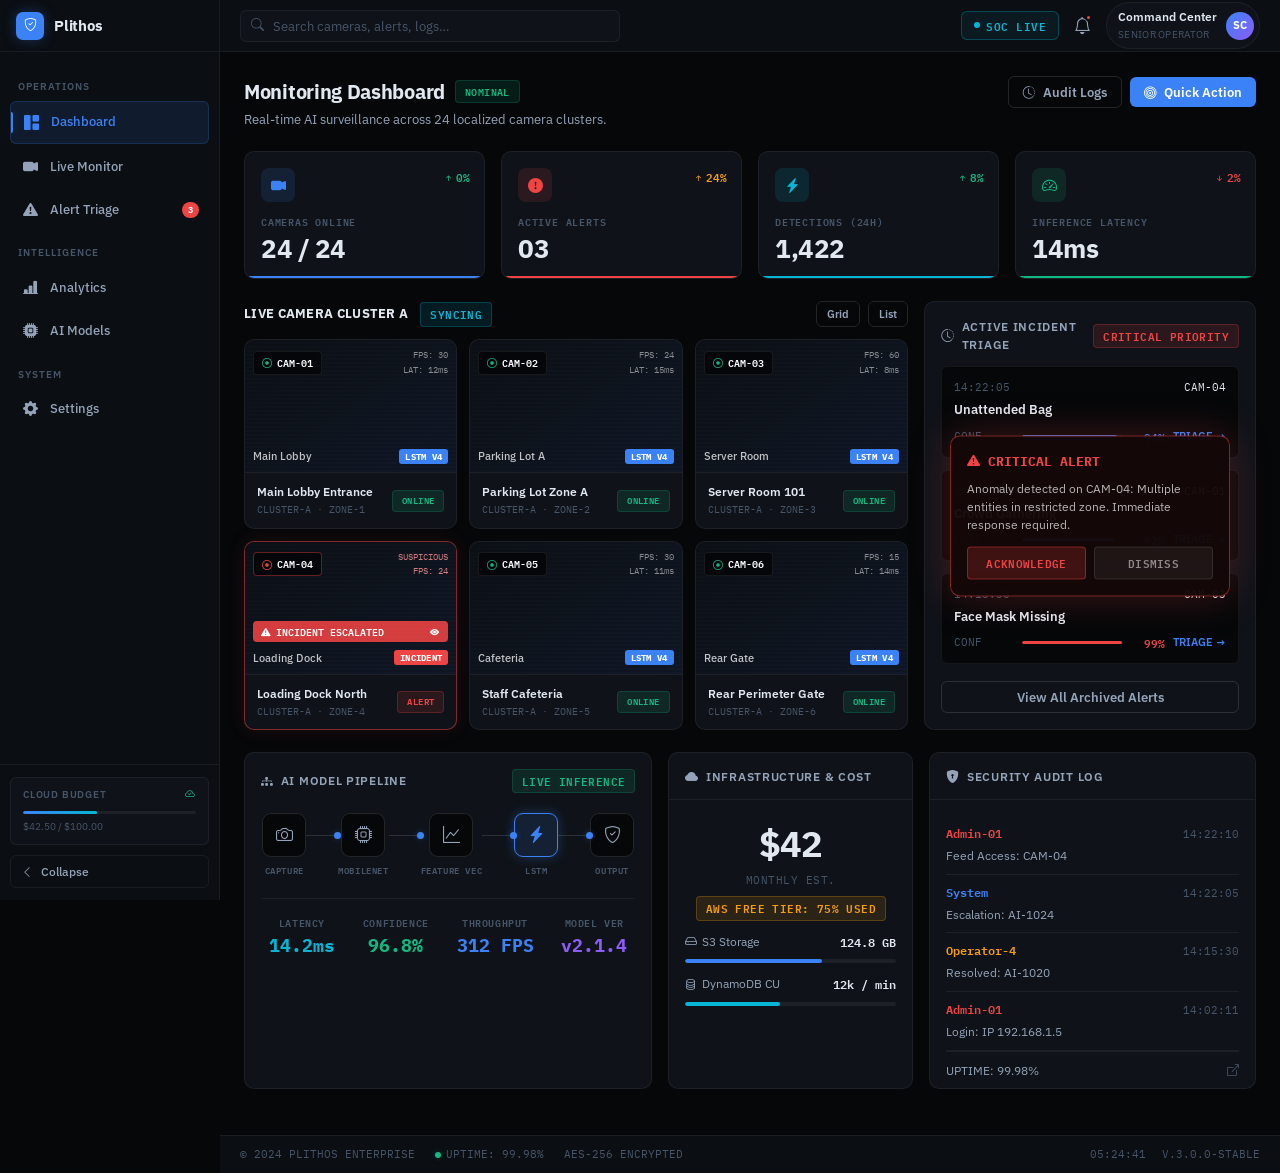
<file: index.html>
<!DOCTYPE html>
<html lang="en">
<head>
<meta charset="UTF-8">
<meta name="viewport" content="width=device-width, initial-scale=1.0">
<title>Plithos — Dashboard</title>
<link href="https://cdn.jsdelivr.net/npm/bootstrap-icons@1.11.3/font/bootstrap-icons.min.css" rel="stylesheet">
<link href="css/plithos.css" rel="stylesheet">
</head>
<body>
<div class="overlay-bg" id="overlayBg"></div>

<div class="shell" id="shell">

  <!-- ══ SIDEBAR ═══════════════════════════════════════════════ -->
  <aside class="sidebar" id="sidebar">
    <div class="sidebar-logo">
      <div class="sidebar-logo-icon"><i class="bi bi-shield-check"></i></div>
      <span class="sidebar-logo-text">Plithos</span>
    </div>

    <nav class="sidebar-nav">
      <div class="sidebar-section-title">Operations</div>

      <a href="index.html" class="nav-item active">
        <i class="bi bi-grid-1x2-fill"></i>
        <span class="nav-label">Dashboard</span>
      </a>
      <a href="monitor.html" class="nav-item">
        <i class="bi bi-camera-video-fill"></i>
        <span class="nav-label">Live Monitor</span>
      </a>
      <a href="alert-triage.html" class="nav-item">
        <i class="bi bi-exclamation-triangle-fill"></i>
        <span class="nav-label">Alert Triage</span>
        <span class="nav-badge">3</span>
      </a>

      <div class="sidebar-section-title">Intelligence</div>

      <a href="analytics.html" class="nav-item">
        <i class="bi bi-bar-chart-line-fill"></i>
        <span class="nav-label">Analytics</span>
      </a>
      <a href="#" class="nav-item">
        <i class="bi bi-cpu-fill"></i>
        <span class="nav-label">AI Models</span>
      </a>

      <div class="sidebar-section-title">System</div>

      <a href="#" class="nav-item">
        <i class="bi bi-gear-fill"></i>
        <span class="nav-label">Settings</span>
      </a>
    </nav>

    <div class="sidebar-bottom">
      <div class="cloud-widget">
        <div class="cloud-label">
          <span>Cloud Budget</span>
          <i class="bi bi-cloud-check" style="color:var(--green);"></i>
        </div>
        <div class="cloud-bar-track"><div class="cloud-bar-fill"></div></div>
        <div class="cloud-budget">$42.50 / $100.00</div>
      </div>
      <button class="collapse-trigger" id="collapseBtn">
        <i class="bi bi-chevron-left"></i>
        <span>Collapse</span>
      </button>
    </div>
  </aside>

  <!-- ══ NAVBAR ════════════════════════════════════════════════ -->
  <header class="navbar">
    <button class="navbar-mobile-btn" id="mobileMenuBtn"><i class="bi bi-list"></i></button>
    <div class="navbar-search">
      <i class="bi bi-search"></i>
      <input type="text" placeholder="Search cameras, alerts, logs…">
    </div>
    <div class="navbar-right">
      <div class="soc-badge"><span class="soc-dot"></span><span>SOC LIVE</span></div>
      <button class="notif-btn"><i class="bi bi-bell"></i><span class="notif-pip"></span></button>
      <div class="user-chip">
        <div>
          <div class="user-chip-name">Command Center</div>
          <div class="user-chip-role">Senior Operator</div>
        </div>
        <div class="user-avatar">SC</div>
      </div>
    </div>
  </header>

  <!-- ══ MAIN ══════════════════════════════════════════════════ -->
  <main class="main">

    <!-- Page header -->
    <div class="page-hdr">
      <div class="page-hdr-left">
        <h1>Monitoring Dashboard <span class="chip chip-green" style="font-size:10px;vertical-align:middle;">NOMINAL</span></h1>
        <p>Real-time AI surveillance across 24 localized camera clusters.</p>
      </div>
      <div class="page-hdr-right">
        <button class="btn btn-ghost"><i class="bi bi-clock-history"></i> Audit Logs</button>
        <button class="btn btn-primary"><i class="bi bi-bullseye"></i> Quick Action</button>
      </div>
    </div>

    <!-- KPI row -->
    <div class="grid grid-4 mb-5 fade-up">
      <div class="kpi blue fade-up-1">
        <div class="kpi-icon blue"><i class="bi bi-camera-video-fill"></i></div>
        <span class="kpi-trend up"><i class="bi bi-arrow-up-short"></i>0%</span>
        <div class="kpi-label">Cameras Online</div>
        <div class="kpi-value">24 / 24</div>
      </div>
      <div class="kpi red fade-up-2">
        <div class="kpi-icon red"><i class="bi bi-exclamation-circle-fill"></i></div>
        <span class="kpi-trend warn"><i class="bi bi-arrow-up-short"></i>24%</span>
        <div class="kpi-label">Active Alerts</div>
        <div class="kpi-value">03</div>
      </div>
      <div class="kpi cyan fade-up-3">
        <div class="kpi-icon cyan"><i class="bi bi-lightning-charge-fill"></i></div>
        <span class="kpi-trend up"><i class="bi bi-arrow-up-short"></i>8%</span>
        <div class="kpi-label">Detections (24H)</div>
        <div class="kpi-value">1,422</div>
      </div>
      <div class="kpi green fade-up-4">
        <div class="kpi-icon green"><i class="bi bi-speedometer2"></i></div>
        <span class="kpi-trend down"><i class="bi bi-arrow-down-short"></i>2%</span>
        <div class="kpi-label">Inference Latency</div>
        <div class="kpi-value">14ms</div>
      </div>
    </div>

    <!-- Camera grid + Incident panel -->
    <div class="grid grid-8-4 mb-5 fade-up fade-up-2">

      <!-- Camera grid -->
      <div>
        <div class="flex-between mb-3">
          <div class="flex items-center gap-3">
            <span style="font-size:13px;font-weight:700;text-transform:uppercase;letter-spacing:.3px;">Live Camera Cluster A</span>
            <span class="chip chip-cyan" style="animation:blink 2s infinite;">SYNCING</span>
          </div>
          <div class="flex gap-2">
            <button class="btn btn-ghost" style="padding:5px 10px;font-size:11px;">Grid</button>
            <button class="btn btn-ghost" style="padding:5px 10px;font-size:11px;">List</button>
          </div>
        </div>

        <div class="grid grid-3" style="gap:12px;">

          <!-- CAM-01 -->
          <div class="cam-card">
            <div class="cam-feed">
              <div class="cam-feed-overlay">
                <div class="flex-between">
                  <span class="cam-id-tag"><i class="bi bi-record-circle" style="color:var(--green);"></i>CAM-01</span>
                  <div class="cam-stats">FPS: 30<br>LAT: 12ms</div>
                </div>
                <div class="cam-bottom">
                  <span class="cam-location">Main Lobby</span>
                  <span class="cam-model-tag">LSTM V4</span>
                </div>
              </div>
            </div>
            <div class="cam-info">
              <div>
                <div class="cam-info-name">Main Lobby Entrance</div>
                <div class="cam-info-sub">CLUSTER-A · ZONE-1</div>
              </div>
              <span class="chip chip-green" style="font-size:9px;">Online</span>
            </div>
          </div>

          <!-- CAM-02 -->
          <div class="cam-card">
            <div class="cam-feed">
              <div class="cam-feed-overlay">
                <div class="flex-between">
                  <span class="cam-id-tag"><i class="bi bi-record-circle" style="color:var(--green);"></i>CAM-02</span>
                  <div class="cam-stats">FPS: 24<br>LAT: 15ms</div>
                </div>
                <div class="cam-bottom">
                  <span class="cam-location">Parking Lot A</span>
                  <span class="cam-model-tag">LSTM V4</span>
                </div>
              </div>
            </div>
            <div class="cam-info">
              <div>
                <div class="cam-info-name">Parking Lot Zone A</div>
                <div class="cam-info-sub">CLUSTER-A · ZONE-2</div>
              </div>
              <span class="chip chip-green" style="font-size:9px;">Online</span>
            </div>
          </div>

          <!-- CAM-03 -->
          <div class="cam-card">
            <div class="cam-feed">
              <div class="cam-feed-overlay">
                <div class="flex-between">
                  <span class="cam-id-tag"><i class="bi bi-record-circle" style="color:var(--green);"></i>CAM-03</span>
                  <div class="cam-stats">FPS: 60<br>LAT: 8ms</div>
                </div>
                <div class="cam-bottom">
                  <span class="cam-location">Server Room</span>
                  <span class="cam-model-tag">LSTM V4</span>
                </div>
              </div>
            </div>
            <div class="cam-info">
              <div>
                <div class="cam-info-name">Server Room 101</div>
                <div class="cam-info-sub">CLUSTER-A · ZONE-3</div>
              </div>
              <span class="chip chip-green" style="font-size:9px;">Online</span>
            </div>
          </div>

          <!-- CAM-04 INCIDENT -->
          <div class="cam-card incident">
            <div class="cam-feed">
              <div class="cam-feed-overlay">
                <div class="flex-between">
                  <span class="cam-id-tag" style="border-color:rgba(239,68,68,0.4);"><i class="bi bi-record-circle" style="color:var(--red);"></i>CAM-04</span>
                  <div class="cam-stats" style="color:rgba(255,150,150,0.8);">SUSPICIOUS<br>FPS: 24</div>
                </div>
                <div class="cam-bottom">
                  <span class="cam-location">Loading Dock</span>
                  <span class="cam-model-tag" style="background:var(--red);">INCIDENT</span>
                </div>
              </div>
              <div class="cam-incident-bar">
                <i class="bi bi-exclamation-triangle-fill"></i>
                INCIDENT ESCALATED
                <i class="bi bi-eye-fill" style="margin-left:auto;"></i>
              </div>
            </div>
            <div class="cam-info">
              <div>
                <div class="cam-info-name">Loading Dock North</div>
                <div class="cam-info-sub">CLUSTER-A · ZONE-4</div>
              </div>
              <span class="chip chip-red" style="font-size:9px;">Alert</span>
            </div>
          </div>

          <!-- CAM-05 -->
          <div class="cam-card">
            <div class="cam-feed">
              <div class="cam-feed-overlay">
                <div class="flex-between">
                  <span class="cam-id-tag"><i class="bi bi-record-circle" style="color:var(--green);"></i>CAM-05</span>
                  <div class="cam-stats">FPS: 30<br>LAT: 11ms</div>
                </div>
                <div class="cam-bottom">
                  <span class="cam-location">Cafeteria</span>
                  <span class="cam-model-tag">LSTM V4</span>
                </div>
              </div>
            </div>
            <div class="cam-info">
              <div>
                <div class="cam-info-name">Staff Cafeteria</div>
                <div class="cam-info-sub">CLUSTER-A · ZONE-5</div>
              </div>
              <span class="chip chip-green" style="font-size:9px;">Online</span>
            </div>
          </div>

          <!-- CAM-06 -->
          <div class="cam-card">
            <div class="cam-feed">
              <div class="cam-feed-overlay">
                <div class="flex-between">
                  <span class="cam-id-tag"><i class="bi bi-record-circle" style="color:var(--green);"></i>CAM-06</span>
                  <div class="cam-stats">FPS: 15<br>LAT: 14ms</div>
                </div>
                <div class="cam-bottom">
                  <span class="cam-location">Rear Gate</span>
                  <span class="cam-model-tag">LSTM V4</span>
                </div>
              </div>
            </div>
            <div class="cam-info">
              <div>
                <div class="cam-info-name">Rear Perimeter Gate</div>
                <div class="cam-info-sub">CLUSTER-A · ZONE-6</div>
              </div>
              <span class="chip chip-green" style="font-size:9px;">Online</span>
            </div>
          </div>

        </div>
      </div>

      <!-- Active Incident Triage panel -->
      <div class="incident-panel">
        <div class="flex-between">
          <span class="card-title"><i class="bi bi-clock-history"></i>Active Incident Triage</span>
          <span class="chip chip-red">Critical Priority</span>
        </div>

        <div class="incident-item">
          <div class="incident-meta"><span>14:22:05</span><span style="color:var(--text);">CAM-04</span></div>
          <div class="incident-title">Unattended Bag</div>
          <div class="conf-row">
            <span class="conf-label">CONF</span>
            <div class="conf-track"><div class="conf-fill" style="width:94%;"></div></div>
            <span class="conf-pct">94%</span>
            <span class="triage-link">TRIAGE →</span>
          </div>
        </div>

        <!-- Critical Alert Popup -->
        <div class="critical-popup" id="criticalPopup">
          <div class="critical-popup-header">
            <i class="bi bi-exclamation-triangle-fill"></i>
            CRITICAL ALERT
          </div>
          <p>Anomaly detected on CAM-04: Multiple entities in restricted zone. Immediate response required.</p>
          <div class="critical-popup-btns">
            <button class="popup-btn popup-btn-ack">ACKNOWLEDGE</button>
            <button class="popup-btn popup-btn-dism">DISMISS</button>
          </div>
        </div>

        <div class="incident-item">
          <div class="incident-meta"><span>14:19:45</span><span style="color:var(--text);">CAM-01</span></div>
          <div class="incident-title">Crowd Gathering</div>
          <div class="conf-row">
            <span class="conf-label">CONF</span>
            <div class="conf-track"><div class="conf-fill" style="width:92%;"></div></div>
            <span class="conf-pct">92%</span>
            <span class="triage-link">TRIAGE →</span>
          </div>
        </div>

        <div class="incident-item">
          <div class="incident-meta"><span>14:15:30</span><span style="color:var(--text);">CAM-03</span></div>
          <div class="incident-title">Face Mask Missing</div>
          <div class="conf-row">
            <span class="conf-label">CONF</span>
            <div class="conf-track"><div class="conf-fill" style="width:99%;background:var(--red);"></div></div>
            <span class="conf-pct" style="color:var(--red);">99%</span>
            <span class="triage-link">TRIAGE →</span>
          </div>
        </div>

        <button class="btn btn-ghost w-full" style="justify-content:center;margin-top:auto;">View All Archived Alerts</button>
      </div>
    </div>

    <!-- AI Pipeline + Infrastructure + Audit -->
    <div class="grid grid-3 mb-5 fade-up fade-up-3" style="grid-template-columns: 5fr 3fr 4fr;">

      <!-- AI Pipeline -->
      <div class="pipeline">
        <div class="pipeline-header">
          <div class="pipeline-title"><i class="bi bi-diagram-3-fill"></i>AI Model Pipeline</div>
          <span class="chip chip-green">Live Inference</span>
        </div>
        <div class="pipeline-flow">
          <div class="pipe-step">
            <div class="pipe-icon"><i class="bi bi-camera"></i></div>
            <span class="pipe-label">Capture</span>
          </div>
          <div class="pipe-connector"></div>
          <div class="pipe-step">
            <div class="pipe-icon"><i class="bi bi-cpu"></i></div>
            <span class="pipe-label">MobileNet</span>
          </div>
          <div class="pipe-connector"></div>
          <div class="pipe-step">
            <div class="pipe-icon"><i class="bi bi-graph-up"></i></div>
            <span class="pipe-label">Feature Vec</span>
          </div>
          <div class="pipe-connector"></div>
          <div class="pipe-step">
            <div class="pipe-icon active"><i class="bi bi-lightning-charge-fill"></i></div>
            <span class="pipe-label">LSTM</span>
          </div>
          <div class="pipe-connector"></div>
          <div class="pipe-step">
            <div class="pipe-icon"><i class="bi bi-shield-check"></i></div>
            <span class="pipe-label">Output</span>
          </div>
        </div>
        <div class="pipeline-metrics">
          <div class="pipe-metric">
            <div class="pipe-metric-label">Latency</div>
            <div class="pipe-metric-val" style="color:var(--cyan);">14.2ms</div>
          </div>
          <div class="pipe-metric">
            <div class="pipe-metric-label">Confidence</div>
            <div class="pipe-metric-val" style="color:var(--green);">96.8%</div>
          </div>
          <div class="pipe-metric">
            <div class="pipe-metric-label">Throughput</div>
            <div class="pipe-metric-val" style="color:var(--blue);">312 FPS</div>
          </div>
          <div class="pipe-metric">
            <div class="pipe-metric-label">Model Ver</div>
            <div class="pipe-metric-val" style="color:var(--purple);">v2.1.4</div>
          </div>
        </div>
      </div>

      <!-- Infrastructure & Cost -->
      <div class="card">
        <div class="card-hdr">
          <span class="card-title"><i class="bi bi-cloud-fill"></i>Infrastructure & Cost</span>
        </div>
        <div class="card-body">
          <div style="text-align:center;margin-bottom:12px;">
            <div style="font-size:36px;font-weight:700;font-family:var(--font-mono);letter-spacing:-1px;">$42</div>
            <div class="text-xs text-muted text-mono" style="text-transform:uppercase;letter-spacing:.5px;margin-bottom:8px;">Monthly Est.</div>
            <span class="chip chip-orange">AWS FREE TIER: 75% USED</span>
          </div>
          <div class="flex-between mb-2" style="font-size:12px;">
            <span class="text-sub"><i class="bi bi-hdd" style="margin-right:5px;"></i>S3 Storage</span>
            <span style="font-family:var(--font-mono);font-weight:600;">124.8 GB</span>
          </div>
          <div class="prog-track mb-3"><div class="prog-fill blue" style="width:65%;"></div></div>
          <div class="flex-between mb-2" style="font-size:12px;">
            <span class="text-sub"><i class="bi bi-database" style="margin-right:5px;"></i>DynamoDB CU</span>
            <span style="font-family:var(--font-mono);font-weight:600;">12k / min</span>
          </div>
          <div class="prog-track"><div class="prog-fill cyan" style="width:45%;"></div></div>
        </div>
      </div>

      <!-- Security Audit Log -->
      <div class="card">
        <div class="card-hdr">
          <span class="card-title"><i class="bi bi-shield-lock-fill"></i>Security Audit Log</span>
        </div>
        <div class="card-body" style="padding-bottom:8px;">
          <div class="audit-row">
            <div class="flex-between mb-1">
              <span class="audit-who admin">Admin-01</span>
              <span class="audit-time">14:22:10</span>
            </div>
            <div class="audit-action">Feed Access: CAM-04</div>
          </div>
          <div class="audit-row">
            <div class="flex-between mb-1">
              <span class="audit-who system">System</span>
              <span class="audit-time">14:22:05</span>
            </div>
            <div class="audit-action">Escalation: AI-1024</div>
          </div>
          <div class="audit-row">
            <div class="flex-between mb-1">
              <span class="audit-who operator">Operator-4</span>
              <span class="audit-time">14:15:30</span>
            </div>
            <div class="audit-action">Resolved: AI-1020</div>
          </div>
          <div class="audit-row">
            <div class="flex-between mb-1">
              <span class="audit-who admin">Admin-01</span>
              <span class="audit-time">14:02:11</span>
            </div>
            <div class="audit-action">Login: IP 192.168.1.5</div>
          </div>
          <div class="flex-between" style="padding-top:10px;border-top:1px solid var(--border);font-size:11.5px;">
            <span class="text-sub">UPTIME: 99.98%</span>
            <i class="bi bi-box-arrow-up-right text-muted" style="cursor:pointer;"></i>
          </div>
        </div>
      </div>

    </div>

  </main>

  <!-- ══ FOOTER ════════════════════════════════════════════════ -->
  <footer class="footer">
    <div class="footer-left">
      <span>© 2024 PLITHOS ENTERPRISE</span>
      <span><span class="uptime-dot"></span>UPTIME: 99.98%</span>
      <span>AES-256 ENCRYPTED</span>
    </div>
    <div class="footer-right">
      <span id="footerClock"></span>
      <span>V.3.0.0-STABLE</span>
    </div>
  </footer>

</div><!-- /shell -->

<script src="js/plithos.js"></script>
</body>
</html>
</file>
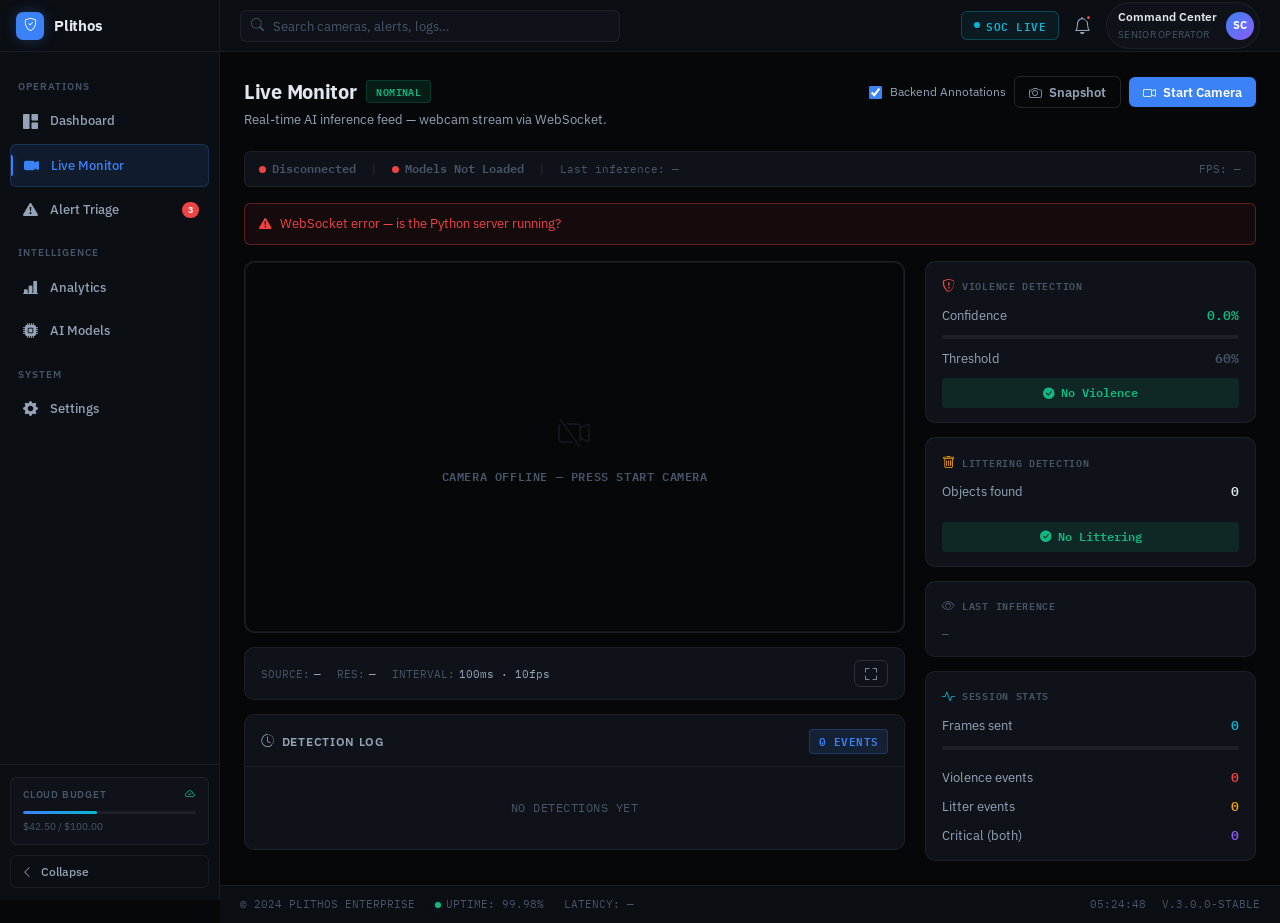
<file: monitor.html>
<!DOCTYPE html>
<html lang="en">
<head>
<meta charset="UTF-8">
<meta name="viewport" content="width=device-width, initial-scale=1.0">
<title>Plithos — Live Monitor</title>
<link href="https://cdn.jsdelivr.net/npm/bootstrap-icons@1.11.3/font/bootstrap-icons.min.css" rel="stylesheet">
<link href="css/plithos.css" rel="stylesheet">
</head>
<body>
<div class="overlay-bg" id="overlayBg"></div>

<div class="shell" id="shell">

  <!-- ══ SIDEBAR ═══════════════════════════════════════════════ -->
  <aside class="sidebar" id="sidebar">
    <div class="sidebar-logo">
      <div class="sidebar-logo-icon"><i class="bi bi-shield-check"></i></div>
      <span class="sidebar-logo-text">Plithos</span>
    </div>
    <nav class="sidebar-nav">
      <div class="sidebar-section-title">Operations</div>
      <a href="index.html" class="nav-item"><i class="bi bi-grid-1x2-fill"></i><span class="nav-label">Dashboard</span></a>
      <a href="monitor.html" class="nav-item active"><i class="bi bi-camera-video-fill"></i><span class="nav-label">Live Monitor</span></a>
      <a href="alert-triage.html" class="nav-item"><i class="bi bi-exclamation-triangle-fill"></i><span class="nav-label">Alert Triage</span><span class="nav-badge">3</span></a>
      <div class="sidebar-section-title">Intelligence</div>
      <a href="analytics.html" class="nav-item"><i class="bi bi-bar-chart-line-fill"></i><span class="nav-label">Analytics</span></a>
      <a href="#" class="nav-item"><i class="bi bi-cpu-fill"></i><span class="nav-label">AI Models</span></a>
      <div class="sidebar-section-title">System</div>
      <a href="#" class="nav-item"><i class="bi bi-gear-fill"></i><span class="nav-label">Settings</span></a>
    </nav>
    <div class="sidebar-bottom">
      <div class="cloud-widget">
        <div class="cloud-label"><span>Cloud Budget</span><i class="bi bi-cloud-check" style="color:var(--green);"></i></div>
        <div class="cloud-bar-track"><div class="cloud-bar-fill"></div></div>
        <div class="cloud-budget">$42.50 / $100.00</div>
      </div>
      <button class="collapse-trigger" id="collapseBtn"><i class="bi bi-chevron-left"></i><span>Collapse</span></button>
    </div>
  </aside>

  <!-- ══ NAVBAR ════════════════════════════════════════════════ -->
  <header class="navbar">
    <button class="navbar-mobile-btn" id="mobileMenuBtn"><i class="bi bi-list"></i></button>
    <div class="navbar-search">
      <i class="bi bi-search"></i>
      <input type="text" placeholder="Search cameras, alerts, logs…">
    </div>
    <div class="navbar-right">
      <div class="soc-badge"><span class="soc-dot"></span><span>SOC LIVE</span></div>
      <button class="notif-btn"><i class="bi bi-bell"></i><span class="notif-pip"></span></button>
      <div class="user-chip">
        <div><div class="user-chip-name">Command Center</div><div class="user-chip-role">Senior Operator</div></div>
        <div class="user-avatar">SC</div>
      </div>
    </div>
  </header>

  <!-- ══ MAIN ══════════════════════════════════════════════════ -->
  <main class="main">

    <!-- Page header -->
    <div class="page-hdr">
      <div class="page-hdr-left">
        <h1>Live Monitor <span class="chip chip-green" id="sysChip" style="font-size:10px;vertical-align:middle;">NOMINAL</span></h1>
        <p>Real-time AI inference feed — webcam stream via WebSocket.</p>
      </div>
      <div class="page-hdr-right">
        <label class="flex items-center gap-2" style="font-size:12px;color:var(--text-sub);cursor:pointer;">
          <input type="checkbox" id="annotateToggle" checked style="accent-color:var(--blue);width:13px;height:13px;">
          Backend Annotations
        </label>
        <button class="btn btn-ghost" id="snapshotBtn" disabled><i class="bi bi-camera"></i> Snapshot</button>
        <button class="btn btn-primary" id="camBtn"><i class="bi bi-camera-video" id="camIcon"></i><span id="camLabel">Start Camera</span></button>
      </div>
    </div>

    <!-- Connection status bar -->
    <div class="conn-bar mb-4 fade-up">
      <div class="conn-indicator">
        <span class="conn-dot off" id="wsDot"></span>
        <span id="wsLabel" style="color:var(--text-muted);">Disconnected</span>
      </div>
      <span class="conn-sep">|</span>
      <div class="conn-indicator">
        <span class="conn-dot off" id="modelDot"></span>
        <span id="modelLabel" style="color:var(--text-muted);">Models Not Loaded</span>
      </div>
      <span class="conn-sep">|</span>
      <span class="text-mono text-muted text-xs" id="lastInferTs">Last inference: —</span>
      <span class="text-mono text-xs text-muted" style="margin-left:auto;" id="fpsDisplay">FPS: —</span>
    </div>

    <!-- Error banner -->
    <div id="errorBanner" style="display:none;padding:10px 14px;border-radius:var(--radius-sm);border:1px solid rgba(239,68,68,0.35);background:rgba(239,68,68,0.07);color:var(--red);font-size:12.5px;margin-bottom:16px;gap:8px;" class="flex items-center">
      <i class="bi bi-exclamation-triangle-fill"></i>
      <span id="errorText"></span>
    </div>

    <!-- Main 2/3 + 1/3 grid (mirrors React component) -->
    <div class="grid fade-up fade-up-2" style="grid-template-columns:2fr 1fr;gap:20px;align-items:start;">

      <!-- LEFT: feed -->
      <div style="display:flex;flex-direction:column;gap:14px;">

        <!-- Video feed card -->
        <div class="card" style="padding:0;overflow:hidden;">
          <div class="monitor-feed-wrap" id="feedWrap">
            <video id="monitorVideo" autoplay muted playsinline></video>
            <img id="annotatedImg" alt="Annotated feed">
            <canvas id="captureCanvas" style="display:none;"></canvas>

            <div class="feed-offline" id="offlineMsg">
              <i class="bi bi-camera-video-off"></i>
              <span>Camera offline — press Start Camera</span>
            </div>

            <!-- HUDs -->
            <div class="feed-hud-tl" id="hudTL">
              <div class="hud-pill"><span class="rec-dot"></span>LIVE · CAM-WEB</div>
            </div>
            <div class="feed-hud-tr" id="hudTR">
              <div class="hud-pill" id="fpsPill">FPS: —</div>
            </div>
            <div class="feed-hud-bl" id="hudBL">
              <div class="alert-overlay-badge clear" id="alertBadge">
                <i class="bi bi-check-circle-fill" id="alertIcon"></i>
                <span id="alertText">All Clear</span>
              </div>
            </div>
            <div class="feed-hud-br" id="hudBR">
              <div class="hud-pill" id="latPill">LATENCY: —</div>
            </div>
          </div>
        </div>

        <!-- Camera controls row -->
        <div class="card" style="padding:12px 16px;">
          <div class="flex items-center gap-4 flex-wrap">
            <div class="flex gap-1 text-xs text-mono">
              <span class="text-muted">SOURCE:</span>
              <span id="camSource" style="color:var(--text-sub);">—</span>
            </div>
            <div class="flex gap-1 text-xs text-mono">
              <span class="text-muted">RES:</span>
              <span id="camRes" style="color:var(--text-sub);">—</span>
            </div>
            <div class="flex gap-1 text-xs text-mono">
              <span class="text-muted">INTERVAL:</span>
              <span style="color:var(--text-sub);">100ms · 10fps</span>
            </div>
            <button class="btn btn-ghost" style="margin-left:auto;padding:5px 10px;font-size:12px;" id="fullscreenBtn">
              <i class="bi bi-fullscreen"></i>
            </button>
          </div>
        </div>

        <!-- Alert history -->
        <div class="card">
          <div class="card-hdr">
            <span class="card-title"><i class="bi bi-clock-history"></i>Detection Log</span>
            <span class="chip chip-blue" id="alertCountChip">0 events</span>
          </div>
          <div style="max-height:200px;overflow-y:auto;padding:12px 16px;">
            <div id="alertFeedList">
              <div style="text-align:center;color:var(--text-muted);font-size:11.5px;padding:20px 0;font-family:var(--font-mono);text-transform:uppercase;letter-spacing:.5px;">
                No detections yet
              </div>
            </div>
          </div>
        </div>

      </div>

      <!-- RIGHT: detection stat cards (mirrors React sidebar) -->
      <div style="display:flex;flex-direction:column;gap:14px;">

        <!-- Violence Detection card -->
        <div class="det-stat">
          <div class="det-stat-title"><i class="bi bi-shield-exclamation" style="color:var(--red);font-size:13px;"></i>Violence Detection</div>
          <div class="det-stat-row">
            <span class="lbl">Confidence</span>
            <span class="val green" id="violenceConfVal">0.0%</span>
          </div>
          <div class="prog-track">
            <div class="prog-fill green" id="violenceBar" style="width:0%;"></div>
          </div>
          <div class="det-stat-row">
            <span class="lbl">Threshold</span>
            <span class="val" style="color:var(--text-muted);">60%</span>
          </div>
          <div class="det-status-badge ok" id="violenceStatus">
            <i class="bi bi-check-circle-fill"></i> No Violence
          </div>
        </div>

        <!-- Littering Detection card -->
        <div class="det-stat">
          <div class="det-stat-title"><i class="bi bi-trash" style="color:var(--orange);font-size:13px;"></i>Littering Detection</div>
          <div class="det-stat-row">
            <span class="lbl">Objects found</span>
            <span class="val" id="litterCount">0</span>
          </div>
          <div id="litterList" style="display:flex;flex-direction:column;gap:0;"></div>
          <div class="det-status-badge ok" id="litterStatus">
            <i class="bi bi-check-circle-fill"></i> No Littering
          </div>
        </div>

        <!-- Last Inference card -->
        <div class="det-stat">
          <div class="det-stat-title"><i class="bi bi-eye" style="font-size:13px;"></i>Last Inference</div>
          <p class="text-mono text-xs text-muted" id="lastTs">—</p>
        </div>

        <!-- Session stats card -->
        <div class="det-stat">
          <div class="det-stat-title"><i class="bi bi-activity" style="color:var(--cyan);font-size:13px;"></i>Session Stats</div>
          <div class="det-stat-row"><span class="lbl">Frames sent</span><span class="val" style="color:var(--cyan);" id="statFrames">0</span></div>
          <div class="prog-track" style="margin-bottom:8px;"><div class="prog-fill cyan" id="frameBar" style="width:0%;"></div></div>
          <div class="det-stat-row"><span class="lbl">Violence events</span><span class="val" style="color:var(--red);" id="statViolence">0</span></div>
          <div class="det-stat-row"><span class="lbl">Litter events</span><span class="val" style="color:var(--orange);" id="statLitter">0</span></div>
          <div class="det-stat-row"><span class="lbl">Critical (both)</span><span class="val" style="color:var(--purple);" id="statCritical">0</span></div>
        </div>

      </div>
    </div>

  </main>

  <!-- ══ FOOTER ════════════════════════════════════════════════ -->
  <footer class="footer">
    <div class="footer-left">
      <span>© 2024 PLITHOS ENTERPRISE</span>
      <span><span class="uptime-dot"></span>UPTIME: 99.98%</span>
      <span id="footerLatency">LATENCY: —</span>
    </div>
    <div class="footer-right">
      <span id="footerClock"></span>
      <span>V.3.0.0-STABLE</span>
    </div>
  </footer>

</div>

<script src="js/plithos.js"></script>
<script>
(function() {
  'use strict';
  const WS_URL         = 'ws://localhost:8000/ws';
  const STATUS_URL     = 'http://localhost:8000/status';
  const FRAME_INTERVAL = 100;
  const RECONNECT_MS   = 3000;

  let ws, stream, captureTimer, reconnectTimer;
  let isRunning = false, isConnected = false, modelsReady = false;
  let frameCount = 0, lastFrameTime = 0, fpsCount = 0;
  const stats = { frames:0, violence:0, litter:0, critical:0 };
  const alertLog = [];

  // DOM
  const video        = document.getElementById('monitorVideo');
  const annotImg     = document.getElementById('annotatedImg');
  const canvas       = document.getElementById('captureCanvas');
  const ctx          = canvas.getContext('2d');
  const offlineMsg   = document.getElementById('offlineMsg');
  const camBtn       = document.getElementById('camBtn');
  const camIcon      = document.getElementById('camIcon');
  const camLabel     = document.getElementById('camLabel');
  const snapshotBtn  = document.getElementById('snapshotBtn');
  const annotToggle  = document.getElementById('annotateToggle');
  const errorBanner  = document.getElementById('errorBanner');
  const errorText    = document.getElementById('errorText');
  const wsDot        = document.getElementById('wsDot');
  const wsLabel      = document.getElementById('wsLabel');
  const modelDot     = document.getElementById('modelDot');
  const modelLabel   = document.getElementById('modelLabel');
  const lastInferTs  = document.getElementById('lastInferTs');
  const fpsDisplay   = document.getElementById('fpsDisplay');
  const fpsPill      = document.getElementById('fpsPill');
  const latPill      = document.getElementById('latPill');
  const footerLatency= document.getElementById('footerLatency');
  const sysChip      = document.getElementById('sysChip');
  const alertBadge   = document.getElementById('alertBadge');
  const alertIcon    = document.getElementById('alertIcon');
  const alertText    = document.getElementById('alertText');
  const violenceConfVal = document.getElementById('violenceConfVal');
  const violenceBar     = document.getElementById('violenceBar');
  const violenceStatus  = document.getElementById('violenceStatus');
  const litterCount     = document.getElementById('litterCount');
  const litterList      = document.getElementById('litterList');
  const litterStatus    = document.getElementById('litterStatus');
  const lastTs          = document.getElementById('lastTs');
  const statFrames      = document.getElementById('statFrames');
  const statViolence    = document.getElementById('statViolence');
  const statLitter      = document.getElementById('statLitter');
  const statCritical    = document.getElementById('statCritical');
  const frameBar        = document.getElementById('frameBar');
  const alertFeedList   = document.getElementById('alertFeedList');
  const alertCountChip  = document.getElementById('alertCountChip');
  const camSource       = document.getElementById('camSource');
  const camRes          = document.getElementById('camRes');

  function huds(show) {
    ['hudTL','hudTR','hudBL','hudBR'].forEach(id => {
      document.getElementById(id).style.display = show ? 'block' : 'none';
    });
  }

  // ── WebSocket ─────────────────────────────────────────────
  function connect() {
    if (ws && ws.readyState === WebSocket.OPEN) return;
    setWs('loading','Connecting…');
    ws = new WebSocket(WS_URL);
    ws.onopen = () => { isConnected=true; setWs('on','Connected'); setError(null); pollStatus(); };
    ws.onmessage = e => {
      let d; try { d=JSON.parse(e.data); } catch { return; }
      if (d.error) { setError(d.error); return; }
      modelsReady = true;
      setModel('on','Models Ready');
      handleResult(d);
    };
    ws.onerror = () => setError('WebSocket error — is the Python server running?');
    ws.onclose = () => { isConnected=false; setWs('off','Disconnected'); clearTimeout(reconnectTimer); reconnectTimer=setTimeout(connect,RECONNECT_MS); };
  }

  function sendFrame(b64) {
    if (!ws || ws.readyState !== WebSocket.OPEN) return;
    ws.send(JSON.stringify({ frame: b64, annotate: annotToggle.checked }));
  }

  function pollStatus() {
    if (modelsReady) return;
    fetch(STATUS_URL).then(r=>r.json()).then(d => {
      if (d.models_ready) { modelsReady=true; setModel('on','Models Ready'); }
      else setTimeout(pollStatus,2000);
    }).catch(()=>setTimeout(pollStatus,3000));
  }

  // ── Camera ────────────────────────────────────────────────
  camBtn.addEventListener('click', ()=> isRunning ? stopCamera() : startCamera());

  async function startCamera() {
    try {
      stream = await navigator.mediaDevices.getUserMedia({ video:true });
      video.srcObject = stream;
      await video.play();
      const t = stream.getVideoTracks()[0];
      const s = t.getSettings();
      camSource.textContent = t.label || 'Webcam';
      camRes.textContent = (s.width||'?') + '×' + (s.height||'?');
      isRunning=true;
      offlineMsg.style.display='none';
      huds(true);
      camBtn.className='btn btn-danger';
      camIcon.className='bi bi-stop-circle';
      camLabel.textContent='Stop Camera';
      snapshotBtn.disabled=false;
      captureTimer = setInterval(captureAndSend, FRAME_INTERVAL);
    } catch(e) { setError('Camera error: ' + e.message); }
  }

  function stopCamera() {
    clearInterval(captureTimer);
    if (stream) { stream.getTracks().forEach(t=>t.stop()); stream=null; }
    video.srcObject=null; isRunning=false;
    offlineMsg.style.display='flex';
    huds(false);
    annotImg.style.display='none'; video.style.display='block';
    camBtn.className='btn btn-primary';
    camIcon.className='bi bi-camera-video';
    camLabel.textContent='Start Camera';
    snapshotBtn.disabled=true;
    camSource.textContent='—'; camRes.textContent='—';
  }

  function captureAndSend() {
    if (!isRunning || video.readyState < 2) return;
    canvas.width=video.videoWidth||640; canvas.height=video.videoHeight||480;
    ctx.drawImage(video,0,0);
    lastFrameTime = performance.now();
    sendFrame(canvas.toDataURL('image/jpeg',0.7));
    stats.frames++; fpsCount++;
    statFrames.textContent = stats.frames.toLocaleString();
    frameBar.style.width = Math.min((stats.frames/500)*100,100)+'%';
  }

  setInterval(()=>{ if(isRunning){ fpsPill.textContent='FPS: '+fpsCount; fpsDisplay.textContent='FPS: '+fpsCount; } fpsCount=0; },1000);

  // ── Result handler ────────────────────────────────────────
  function handleResult(d) {
    const latency = Math.round(performance.now() - lastFrameTime);
    const tsStr = d.timestamp ? new Date(d.timestamp).toLocaleTimeString() : new Date().toLocaleTimeString();

    lastInferTs.textContent = 'Last inference: ' + tsStr;
    latPill.textContent = 'LATENCY: ' + latency + 'ms';
    footerLatency.textContent = 'LATENCY: ' + latency + 'ms';
    lastTs.textContent = tsStr;

    // Annotated frame
    if (d.annotated_frame && annotToggle.checked) {
      annotImg.src = d.annotated_frame;
      annotImg.style.display='block'; video.style.display='none';
    } else {
      annotImg.style.display='none'; video.style.display='block';
    }

    // Alert level
    const level = d.is_violent && d.is_littering ? 'critical'
                : d.is_violent ? 'violent'
                : d.is_littering ? 'litter'
                : 'clear';

    const labels = { clear:'All Clear', violent:'Violence Detected', litter:'Littering Detected', critical:'CRITICAL — Fight + Litter' };
    const icons  = { clear:'bi-check-circle-fill', violent:'bi-exclamation-triangle-fill', litter:'bi-trash-fill', critical:'bi-exclamation-octagon-fill' };

    if (isRunning) {
      alertBadge.className = 'alert-overlay-badge ' + level;
      alertIcon.className = 'bi ' + icons[level];
      alertText.textContent = labels[level];
    }

    // System chip
    if (level==='critical') { sysChip.className='chip chip-red'; sysChip.textContent='CRITICAL'; }
    else if (level!=='clear') { sysChip.className='chip chip-orange'; sysChip.textContent='ALERT'; }
    else { sysChip.className='chip chip-green'; sysChip.textContent='NOMINAL'; }

    // Violence card
    const vPct = Math.round((d.violence_confidence||0)*100);
    violenceConfVal.textContent = vPct + '%';
    violenceConfVal.className = 'val ' + (d.is_violent ? 'red' : 'green');
    violenceBar.style.width = vPct + '%';
    violenceBar.className = 'prog-fill ' + (d.is_violent ? 'red' : 'green');
    violenceStatus.className = 'det-status-badge ' + (d.is_violent ? 'bad' : 'ok');
    violenceStatus.innerHTML = d.is_violent
      ? '<i class="bi bi-exclamation-triangle-fill"></i> Violence Detected'
      : '<i class="bi bi-check-circle-fill"></i> No Violence';

    // Litter card
    const dets = d.litter_detections || [];
    litterCount.textContent = dets.length;
    litterList.innerHTML = dets.length
      ? dets.map(x=>`<div class="litter-row"><span>${esc(x.label)}</span><span style="font-family:var(--font-mono);font-weight:600;">${Math.round(x.confidence*100)}%</span></div>`).join('')
      : '';
    litterStatus.className = 'det-status-badge ' + (d.is_littering ? 'warn' : 'ok');
    litterStatus.innerHTML = d.is_littering
      ? '<i class="bi bi-exclamation-triangle-fill"></i> Littering Detected'
      : '<i class="bi bi-check-circle-fill"></i> No Littering';

    // Stats
    if (d.is_violent && d.is_littering) { stats.critical++; statCritical.textContent=stats.critical; }
    if (d.is_violent) { stats.violence++; statViolence.textContent=stats.violence; }
    if (d.is_littering) { stats.litter++; statLitter.textContent=stats.litter; }

    // Alert log
    if (d.is_violent || d.is_littering) addToLog(d, tsStr, level);
  }

  function addToLog(d, tsStr, level) {
    const colorMap = { critical:'var(--purple)', violent:'var(--red)', litter:'var(--orange)' };
    const txtMap = {
      critical: 'Violence + Littering — CRITICAL (' + Math.round(d.violence_confidence*100) + '% conf)',
      violent:  'Violence detected — ' + Math.round(d.violence_confidence*100) + '% confidence',
      litter:   'Littering detected — ' + (d.litter_detections.length) + ' object(s)'
    };

    // Remove empty state
    const empty = alertFeedList.querySelector('div[style*="text-align:center"]');
    if (empty) empty.remove();

    const row = document.createElement('div');
    row.style.cssText = 'display:flex;align-items:flex-start;gap:10px;padding:8px 0;border-bottom:1px solid var(--border);font-size:11.5px;';
    row.innerHTML = `
      <span style="width:7px;height:7px;border-radius:50%;background:${colorMap[level]};flex-shrink:0;margin-top:4px;"></span>
      <span style="color:var(--text-sub);flex:1;">${esc(txtMap[level])}</span>
      <span style="color:var(--text-muted);font-family:var(--font-mono);font-size:10.5px;white-space:nowrap;">${tsStr}</span>
    `;
    alertFeedList.insertBefore(row, alertFeedList.firstChild);
    alertLog.unshift({ level, tsStr });
    if (alertFeedList.children.length > 50) alertFeedList.removeChild(alertFeedList.lastChild);
    alertCountChip.textContent = alertLog.length + ' event' + (alertLog.length!==1?'s':'');
  }

  // ── Snapshot ──────────────────────────────────────────────
  snapshotBtn.addEventListener('click', ()=>{
    if (!isRunning) return;
    canvas.width=video.videoWidth; canvas.height=video.videoHeight;
    ctx.drawImage(video,0,0);
    const a=document.createElement('a'); a.download='plithos-'+Date.now()+'.jpg'; a.href=canvas.toDataURL('image/jpeg',0.92); a.click();
  });

  document.getElementById('fullscreenBtn').addEventListener('click', ()=>{
    const w = document.getElementById('feedWrap');
    document.fullscreenElement ? document.exitFullscreen() : w.requestFullscreen().catch(()=>{});
  });

  annotToggle.addEventListener('change', ()=>{
    if (!annotToggle.checked) { annotImg.style.display='none'; video.style.display='block'; }
  });

  // ── UI helpers ────────────────────────────────────────────
  function setWs(state, label) {
    wsDot.className = 'conn-dot ' + state;
    wsLabel.textContent = label;
    wsLabel.style.color = state==='on' ? 'var(--green)' : state==='loading' ? 'var(--orange)' : 'var(--text-muted)';
  }
  function setModel(state, label) {
    modelDot.className = 'conn-dot ' + state;
    modelLabel.textContent = label;
    modelLabel.style.color = state==='on' ? 'var(--green)' : state==='loading' ? 'var(--orange)' : 'var(--text-muted)';
  }
  function setError(msg) {
    if (msg) { errorBanner.style.display='flex'; errorText.textContent=msg; }
    else { errorBanner.style.display='none'; }
  }
  function esc(s) { return String(s).replace(/&/g,'&amp;').replace(/</g,'&lt;').replace(/>/g,'&gt;'); }

  connect();
})();
</script>
</body>
</html>
</file>
<file: css/plithos.css>
/* ============================================================
   PLITHOS — AI Security Operations Center
   Design System CSS  |  v3.0
   ============================================================ */

@import url('https://fonts.googleapis.com/css2?family=IBM+Plex+Mono:wght@400;500;600&family=IBM+Plex+Sans:wght@300;400;500;600;700&display=swap');

/* ── Variables ─────────────────────────────────────────────── */
:root {
  --bg-root:       #050709;
  --bg-surface:    #0b0e13;
  --bg-card:       #0f1319;
  --bg-card-hover: #131820;
  --bg-input:      #131820;
  --bg-overlay:    rgba(5,7,9,0.85);

  --border:        rgba(255,255,255,0.06);
  --border-bright: rgba(255,255,255,0.12);

  --text:          #e2e8f0;
  --text-sub:      #94a3b8;
  --text-muted:    #475569;
  --text-dim:      #2d3748;

  --blue:          #3b82f6;
  --blue-dim:      rgba(59,130,246,0.12);
  --blue-glow:     rgba(59,130,246,0.3);

  --cyan:          #06b6d4;
  --cyan-dim:      rgba(6,182,212,0.12);

  --green:         #10b981;
  --green-dim:     rgba(16,185,129,0.12);
  --green-glow:    rgba(16,185,129,0.25);

  --red:           #ef4444;
  --red-dim:       rgba(239,68,68,0.12);
  --red-glow:      rgba(239,68,68,0.3);

  --orange:        #f59e0b;
  --orange-dim:    rgba(245,158,11,0.12);

  --purple:        #8b5cf6;
  --purple-dim:    rgba(139,92,246,0.12);

  --pink:          #ec4899;

  --sidebar-w:     220px;
  --sidebar-w-sm:  64px;
  --navbar-h:      52px;
  --footer-h:      38px;

  --radius:        10px;
  --radius-sm:     6px;
  --radius-xs:     4px;

  --font-sans:     'IBM Plex Sans', system-ui, sans-serif;
  --font-mono:     'IBM Plex Mono', monospace;

  --trans:         0.18s ease;
}

/* ── Reset ─────────────────────────────────────────────────── */
*, *::before, *::after { box-sizing: border-box; margin: 0; padding: 0; }
html { scroll-behavior: smooth; }

body {
  background: var(--bg-root);
  color: var(--text);
  font-family: var(--font-sans);
  font-size: 13.5px;
  line-height: 1.55;
  overflow-x: hidden;
  min-height: 100vh;
}

a { color: var(--blue); text-decoration: none; }
a:hover { color: #60a5fa; }
button { cursor: pointer; font-family: var(--font-sans); }

::-webkit-scrollbar { width: 4px; height: 4px; }
::-webkit-scrollbar-track { background: transparent; }
::-webkit-scrollbar-thumb { background: var(--border-bright); border-radius: 2px; }

/* ── Layout Shell ──────────────────────────────────────────── */
.shell {
  display: grid;
  grid-template-columns: var(--sidebar-w) 1fr;
  grid-template-rows: var(--navbar-h) 1fr var(--footer-h);
  min-height: 100vh;
  transition: grid-template-columns var(--trans);
}

.shell.collapsed { grid-template-columns: var(--sidebar-w-sm) 1fr; }

/* ── Sidebar ────────────────────────────────────────────────── */
.sidebar {
  grid-row: 1 / -1;
  background: var(--bg-surface);
  border-right: 1px solid var(--border);
  display: flex;
  flex-direction: column;
  overflow: hidden;
  position: sticky;
  top: 0;
  height: 100vh;
  z-index: 200;
  transition: width var(--trans);
  width: var(--sidebar-w);
}

.shell.collapsed .sidebar { width: var(--sidebar-w-sm); }

.sidebar-logo {
  display: flex;
  align-items: center;
  gap: 10px;
  padding: 0 16px;
  height: var(--navbar-h);
  border-bottom: 1px solid var(--border);
  flex-shrink: 0;
  overflow: hidden;
  white-space: nowrap;
}

.sidebar-logo-icon {
  width: 28px;
  height: 28px;
  border-radius: 7px;
  background: var(--blue);
  display: flex;
  align-items: center;
  justify-content: center;
  color: #fff;
  font-size: 13px;
  flex-shrink: 0;
  box-shadow: 0 0 14px var(--blue-glow);
}

.sidebar-logo-text {
  font-size: 15px;
  font-weight: 700;
  color: var(--text);
  letter-spacing: -0.2px;
  transition: opacity var(--trans);
}

.shell.collapsed .sidebar-logo-text,
.shell.collapsed .nav-label,
.shell.collapsed .sidebar-section-title,
.shell.collapsed .cloud-label { opacity: 0; width: 0; overflow: hidden; }

.sidebar-nav { flex: 1; padding: 12px 10px; overflow-y: auto; overflow-x: hidden; }

.sidebar-section-title {
  font-size: 9.5px;
  font-weight: 600;
  letter-spacing: 1px;
  text-transform: uppercase;
  color: var(--text-muted);
  padding: 0 8px;
  margin: 16px 0 6px;
  white-space: nowrap;
  transition: opacity var(--trans);
}

.nav-item {
  display: flex;
  align-items: center;
  gap: 10px;
  padding: 9px 10px;
  border-radius: var(--radius-sm);
  color: var(--text-sub);
  font-size: 13px;
  font-weight: 500;
  transition: all var(--trans);
  white-space: nowrap;
  overflow: hidden;
  margin-bottom: 2px;
  position: relative;
}

.nav-item:hover { background: var(--bg-card); color: var(--text); }

.nav-item.active {
  background: var(--blue-dim);
  color: var(--blue);
  border: 1px solid rgba(59,130,246,0.2);
}

.nav-item.active::before {
  content: '';
  position: absolute;
  left: 0; top: 25%; bottom: 25%;
  width: 2px;
  background: var(--blue);
  border-radius: 0 2px 2px 0;
  box-shadow: 0 0 8px var(--blue-glow);
}

.nav-item i { font-size: 15px; flex-shrink: 0; width: 20px; text-align: center; }

.nav-badge {
  margin-left: auto;
  background: var(--red);
  color: #fff;
  font-size: 9px;
  font-weight: 700;
  padding: 1px 6px;
  border-radius: 10px;
  flex-shrink: 0;
}

.sidebar-bottom {
  padding: 12px 10px;
  border-top: 1px solid var(--border);
  flex-shrink: 0;
}

.cloud-widget {
  background: var(--bg-card);
  border: 1px solid var(--border);
  border-radius: var(--radius-sm);
  padding: 10px 12px;
  margin-bottom: 10px;
  overflow: hidden;
}

.cloud-label {
  font-size: 9.5px;
  font-weight: 600;
  letter-spacing: 0.8px;
  text-transform: uppercase;
  color: var(--text-muted);
  display: flex;
  align-items: center;
  justify-content: space-between;
  margin-bottom: 8px;
  white-space: nowrap;
  transition: opacity var(--trans);
}

.cloud-bar-track {
  height: 3px;
  background: var(--border);
  border-radius: 2px;
  overflow: hidden;
  margin-bottom: 5px;
}

.cloud-bar-fill {
  height: 100%;
  border-radius: 2px;
  background: linear-gradient(90deg, var(--blue), var(--cyan));
  width: 42.5%;
}

.cloud-budget { font-size: 10px; color: var(--text-muted); }

.collapse-trigger {
  display: flex;
  align-items: center;
  gap: 8px;
  width: 100%;
  padding: 8px 10px;
  background: none;
  border: 1px solid var(--border);
  border-radius: var(--radius-sm);
  color: var(--text-sub);
  font-size: 12px;
  font-weight: 500;
  transition: all var(--trans);
  white-space: nowrap;
  overflow: hidden;
}

.collapse-trigger:hover { background: var(--bg-card); color: var(--text); }
.collapse-trigger i { flex-shrink: 0; transition: transform var(--trans); }
.shell.collapsed .collapse-trigger i { transform: rotate(180deg); }

/* ── Navbar ─────────────────────────────────────────────────── */
.navbar {
  background: var(--bg-surface);
  border-bottom: 1px solid var(--border);
  display: flex;
  align-items: center;
  padding: 0 20px;
  gap: 14px;
  position: sticky;
  top: 0;
  z-index: 100;
}

.navbar-mobile-btn {
  display: none;
  background: none;
  border: none;
  color: var(--text-sub);
  font-size: 18px;
  padding: 4px;
}

.navbar-search {
  flex: 1;
  max-width: 380px;
  position: relative;
}

.navbar-search i {
  position: absolute;
  left: 11px;
  top: 50%;
  transform: translateY(-50%);
  color: var(--text-muted);
  font-size: 13px;
  pointer-events: none;
}

.navbar-search input {
  width: 100%;
  background: var(--bg-card);
  border: 1px solid var(--border);
  border-radius: var(--radius-sm);
  color: var(--text);
  font-family: var(--font-sans);
  font-size: 12.5px;
  padding: 7px 12px 7px 32px;
  outline: none;
  transition: border-color var(--trans);
}

.navbar-search input::placeholder { color: var(--text-muted); }
.navbar-search input:focus { border-color: var(--blue); }

.navbar-right { display: flex; align-items: center; gap: 10px; margin-left: auto; }

.soc-badge {
  display: flex;
  align-items: center;
  gap: 6px;
  padding: 5px 12px;
  border: 1px solid rgba(6,182,212,0.3);
  border-radius: var(--radius-sm);
  background: rgba(6,182,212,0.07);
  color: var(--cyan);
  font-size: 11px;
  font-weight: 600;
  letter-spacing: 0.5px;
  font-family: var(--font-mono);
}

.soc-dot {
  width: 6px; height: 6px;
  border-radius: 50%;
  background: var(--cyan);
  animation: blink 2s infinite;
}

@keyframes blink { 0%,100%{opacity:1} 50%{opacity:0.3} }

.notif-btn {
  position: relative;
  background: none;
  border: none;
  color: var(--text-sub);
  font-size: 17px;
  padding: 5px;
  border-radius: var(--radius-sm);
  transition: color var(--trans);
}

.notif-btn:hover { color: var(--text); }

.notif-pip {
  position: absolute;
  top: 4px; right: 4px;
  width: 7px; height: 7px;
  background: var(--red);
  border-radius: 50%;
  border: 2px solid var(--bg-surface);
}

.user-chip {
  display: flex;
  align-items: center;
  gap: 9px;
  padding: 5px 5px 5px 11px;
  border: 1px solid var(--border);
  border-radius: 50px;
  background: var(--bg-card);
  cursor: pointer;
  transition: border-color var(--trans);
}

.user-chip:hover { border-color: var(--border-bright); }

.user-chip-name {
  font-size: 12px;
  font-weight: 600;
  color: var(--text);
  white-space: nowrap;
}

.user-chip-role {
  font-size: 10px;
  color: var(--text-muted);
  text-transform: uppercase;
  letter-spacing: 0.3px;
}

.user-avatar {
  width: 28px; height: 28px;
  border-radius: 50%;
  background: linear-gradient(135deg, var(--blue), var(--purple));
  display: flex;
  align-items: center;
  justify-content: center;
  font-size: 11px;
  font-weight: 700;
  color: #fff;
}

/* ── Main Content ───────────────────────────────────────────── */
.main {
  background: var(--bg-root);
  overflow-y: auto;
  padding: 24px;
  min-height: 0;
}

/* ── Footer ─────────────────────────────────────────────────── */
.footer {
  background: var(--bg-surface);
  border-top: 1px solid var(--border);
  display: flex;
  align-items: center;
  justify-content: space-between;
  padding: 0 20px;
  font-size: 11px;
  color: var(--text-muted);
  font-family: var(--font-mono);
}

.footer-left { display: flex; align-items: center; gap: 20px; }
.footer-right { display: flex; align-items: center; gap: 16px; }

.uptime-dot {
  display: inline-block;
  width: 6px; height: 6px;
  border-radius: 50%;
  background: var(--green);
  margin-right: 5px;
  box-shadow: 0 0 6px var(--green-glow);
}

/* ── Page Header ────────────────────────────────────────────── */
.page-hdr {
  display: flex;
  align-items: flex-start;
  justify-content: space-between;
  margin-bottom: 22px;
  flex-wrap: wrap;
  gap: 12px;
}

.page-hdr-left h1 {
  font-size: 20px;
  font-weight: 700;
  color: var(--text);
  letter-spacing: -0.3px;
  display: flex;
  align-items: center;
  gap: 10px;
}

.page-hdr-left p {
  font-size: 12.5px;
  color: var(--text-sub);
  margin-top: 3px;
}

.page-hdr-right { display: flex; align-items: center; gap: 8px; flex-wrap: wrap; }

/* ── Status Chip ────────────────────────────────────────────── */
.chip {
  display: inline-flex;
  align-items: center;
  gap: 5px;
  padding: 3px 9px;
  border-radius: var(--radius-xs);
  font-size: 10.5px;
  font-weight: 600;
  letter-spacing: 0.4px;
  text-transform: uppercase;
  font-family: var(--font-mono);
  white-space: nowrap;
}

.chip-green  { background: var(--green-dim); color: var(--green); border: 1px solid rgba(16,185,129,0.2); }
.chip-red    { background: var(--red-dim);   color: var(--red);   border: 1px solid rgba(239,68,68,0.25); }
.chip-orange { background: var(--orange-dim);color: var(--orange);border: 1px solid rgba(245,158,11,0.25); }
.chip-blue   { background: var(--blue-dim);  color: var(--blue);  border: 1px solid rgba(59,130,246,0.25); }
.chip-cyan   { background: var(--cyan-dim);  color: var(--cyan);  border: 1px solid rgba(6,182,212,0.25); }
.chip-purple { background: var(--purple-dim);color: var(--purple);border: 1px solid rgba(139,92,246,0.25); }

/* ── Button ─────────────────────────────────────────────────── */
.btn {
  display: inline-flex;
  align-items: center;
  gap: 7px;
  padding: 7px 14px;
  border-radius: var(--radius-sm);
  font-size: 12.5px;
  font-weight: 600;
  border: none;
  transition: all var(--trans);
  white-space: nowrap;
  font-family: var(--font-sans);
}

.btn:hover { opacity: 0.85; }

.btn-primary  { background: var(--blue); color: #fff; }
.btn-danger   { background: var(--red); color: #fff; }
.btn-ghost    { background: transparent; color: var(--text-sub); border: 1px solid var(--border-bright); }
.btn-ghost:hover { color: var(--text); background: var(--bg-card); }

/* ── Card ───────────────────────────────────────────────────── */
.card {
  background: var(--bg-card);
  border: 1px solid var(--border);
  border-radius: var(--radius);
  overflow: hidden;
}

.card-hdr {
  display: flex;
  align-items: center;
  justify-content: space-between;
  padding: 14px 16px 12px;
  border-bottom: 1px solid var(--border);
}

.card-title {
  font-size: 11.5px;
  font-weight: 600;
  text-transform: uppercase;
  letter-spacing: 0.7px;
  color: var(--text-sub);
  display: flex;
  align-items: center;
  gap: 7px;
}

.card-title i { font-size: 13px; }

.card-body { padding: 16px; }

/* ── KPI Card ───────────────────────────────────────────────── */
.kpi {
  background: var(--bg-card);
  border: 1px solid var(--border);
  border-radius: var(--radius);
  padding: 16px;
  position: relative;
  overflow: hidden;
  transition: border-color var(--trans);
}

.kpi:hover { border-color: var(--border-bright); }

.kpi::after {
  content: '';
  position: absolute;
  bottom: 0; left: 0; right: 0;
  height: 2px;
  border-radius: 0 0 var(--radius) var(--radius);
}

.kpi.blue::after  { background: var(--blue); }
.kpi.green::after { background: var(--green); }
.kpi.red::after   { background: var(--red); }
.kpi.cyan::after  { background: var(--cyan); }
.kpi.orange::after{ background: var(--orange); }
.kpi.purple::after{ background: var(--purple); }

.kpi-icon {
  width: 34px; height: 34px;
  border-radius: 8px;
  display: flex;
  align-items: center;
  justify-content: center;
  font-size: 15px;
  margin-bottom: 12px;
}

.kpi-icon.blue   { background: var(--blue-dim);   color: var(--blue); }
.kpi-icon.green  { background: var(--green-dim);  color: var(--green); }
.kpi-icon.red    { background: var(--red-dim);    color: var(--red); }
.kpi-icon.cyan   { background: var(--cyan-dim);   color: var(--cyan); }
.kpi-icon.orange { background: var(--orange-dim); color: var(--orange); }
.kpi-icon.purple { background: var(--purple-dim); color: var(--purple); }

.kpi-label {
  font-size: 10px;
  font-weight: 600;
  letter-spacing: 0.8px;
  text-transform: uppercase;
  color: var(--text-muted);
  margin-bottom: 4px;
  font-family: var(--font-mono);
}

.kpi-value {
  font-size: 26px;
  font-weight: 700;
  color: var(--text);
  line-height: 1.1;
  letter-spacing: -0.5px;
}

.kpi-trend {
  position: absolute;
  top: 16px; right: 14px;
  font-size: 11px;
  font-weight: 600;
  display: flex;
  align-items: center;
  gap: 2px;
  font-family: var(--font-mono);
}

.kpi-trend.up   { color: var(--green); }
.kpi-trend.down { color: var(--red); }
.kpi-trend.warn { color: var(--orange); }

/* ── Grid Utilities ─────────────────────────────────────────── */
.grid { display: grid; gap: 16px; }
.grid-4 { grid-template-columns: repeat(4, 1fr); }
.grid-3 { grid-template-columns: repeat(3, 1fr); }
.grid-2 { grid-template-columns: repeat(2, 1fr); }
.grid-8-4 { grid-template-columns: 8fr 4fr; }
.grid-7-5 { grid-template-columns: 7fr 5fr; }
.grid-6-6 { grid-template-columns: 1fr 1fr; }

.span-2 { grid-column: span 2; }
.span-3 { grid-column: span 3; }

/* ── Progress ───────────────────────────────────────────────── */
.prog-track {
  height: 4px;
  background: var(--border);
  border-radius: 2px;
  overflow: hidden;
}

.prog-fill {
  height: 100%;
  border-radius: 2px;
  transition: width 0.5s ease;
}

.prog-fill.blue   { background: var(--blue); }
.prog-fill.green  { background: var(--green); }
.prog-fill.red    { background: var(--red); }
.prog-fill.cyan   { background: var(--cyan); }
.prog-fill.orange { background: var(--orange); }

/* ── Camera Card ────────────────────────────────────────────── */
.cam-card {
  background: var(--bg-card);
  border: 1px solid var(--border);
  border-radius: var(--radius);
  overflow: hidden;
  transition: border-color var(--trans);
}

.cam-card:hover { border-color: var(--border-bright); }
.cam-card.incident { border-color: rgba(239,68,68,0.5); box-shadow: 0 0 20px rgba(239,68,68,0.12); }

.cam-feed {
  height: 132px;
  background: linear-gradient(145deg, #0d1117, #111827);
  position: relative;
  overflow: hidden;
  display: flex;
  align-items: center;
  justify-content: center;
}

/* Fake scanline effect */
.cam-feed::before {
  content: '';
  position: absolute;
  inset: 0;
  background: repeating-linear-gradient(
    0deg,
    transparent,
    transparent 2px,
    rgba(0,0,0,0.12) 2px,
    rgba(0,0,0,0.12) 4px
  );
  pointer-events: none;
  z-index: 1;
}

.cam-feed-overlay {
  position: absolute;
  inset: 0;
  padding: 8px;
  display: flex;
  flex-direction: column;
  justify-content: space-between;
  z-index: 2;
}

.cam-id-tag {
  display: inline-flex;
  align-items: center;
  gap: 5px;
  background: rgba(0,0,0,0.6);
  backdrop-filter: blur(4px);
  border: 1px solid rgba(255,255,255,0.08);
  padding: 3px 8px;
  border-radius: var(--radius-xs);
  font-size: 10px;
  font-weight: 600;
  color: #fff;
  width: fit-content;
  font-family: var(--font-mono);
}

.cam-stats {
  font-size: 9px;
  color: rgba(255,255,255,0.5);
  text-align: right;
  font-family: var(--font-mono);
  line-height: 1.6;
}

.cam-bottom {
  display: flex;
  align-items: center;
  justify-content: space-between;
}

.cam-location { font-size: 10.5px; color: rgba(255,255,255,0.75); font-weight: 500; }

.cam-model-tag {
  background: var(--blue);
  color: #fff;
  font-size: 8.5px;
  font-weight: 700;
  padding: 1px 6px;
  border-radius: 3px;
  letter-spacing: 0.3px;
  font-family: var(--font-mono);
}

.cam-incident-bar {
  position: absolute;
  bottom: 32px;
  left: 8px; right: 8px;
  background: rgba(239,68,68,0.88);
  color: #fff;
  padding: 3px 8px;
  border-radius: var(--radius-xs);
  font-size: 9.5px;
  font-weight: 600;
  display: flex;
  align-items: center;
  gap: 5px;
  z-index: 3;
  font-family: var(--font-mono);
  animation: blink 1.5s infinite;
}

.cam-info {
  padding: 10px 12px;
  border-top: 1px solid var(--border);
  display: flex;
  align-items: center;
  justify-content: space-between;
}

.cam-info-name { font-size: 11.5px; font-weight: 600; color: var(--text); }
.cam-info-sub  { font-size: 10px; color: var(--text-muted); margin-top: 1px; font-family: var(--font-mono); }

/* ── Incident Panel ─────────────────────────────────────────── */
.incident-panel {
  background: var(--bg-card);
  border: 1px solid var(--border);
  border-radius: var(--radius);
  padding: 16px;
  height: 100%;
  display: flex;
  flex-direction: column;
  gap: 12px;
  position: relative;
}

.incident-item {
  background: var(--bg-root);
  border: 1px solid var(--border);
  border-radius: var(--radius-sm);
  padding: 12px;
}

.incident-meta {
  display: flex;
  align-items: center;
  justify-content: space-between;
  font-size: 10.5px;
  color: var(--text-muted);
  font-family: var(--font-mono);
  margin-bottom: 5px;
}

.incident-title { font-size: 13px; font-weight: 600; color: var(--text); margin-bottom: 7px; }

.conf-row {
  display: flex;
  align-items: center;
  gap: 8px;
  font-size: 11px;
}

.conf-label { color: var(--text-muted); font-family: var(--font-mono); min-width: 60px; }

.conf-track {
  flex: 1;
  height: 3px;
  background: var(--border);
  border-radius: 2px;
  overflow: hidden;
}

.conf-fill { height: 100%; border-radius: 2px; background: var(--blue); }

.conf-pct { color: var(--blue); font-weight: 600; font-family: var(--font-mono); min-width: 34px; text-align: right; }

.triage-link {
  font-size: 11px;
  font-weight: 600;
  color: var(--blue);
  cursor: pointer;
  margin-left: auto;
}

/* Critical popup */
.critical-popup {
  position: absolute;
  top: 50%; left: 50%;
  transform: translate(-50%, -50%);
  width: calc(100% - 24px);
  max-width: 280px;
  background: rgba(20, 8, 8, 0.96);
  border: 1px solid rgba(239,68,68,0.5);
  border-radius: var(--radius);
  padding: 16px;
  box-shadow: 0 0 40px rgba(239,68,68,0.25);
  z-index: 10;
  animation: glowPulse 2s ease infinite;
}

@keyframes glowPulse {
  0%,100% { box-shadow: 0 0 30px rgba(239,68,68,0.2); }
  50%      { box-shadow: 0 0 50px rgba(239,68,68,0.4); }
}

.critical-popup-header {
  display: flex;
  align-items: center;
  gap: 8px;
  margin-bottom: 8px;
  font-size: 13px;
  font-weight: 700;
  color: var(--red);
  font-family: var(--font-mono);
}

.critical-popup p {
  font-size: 12px;
  color: rgba(255,255,255,0.7);
  margin-bottom: 12px;
  line-height: 1.5;
}

.critical-popup-btns { display: flex; gap: 8px; }

.popup-btn {
  flex: 1;
  padding: 6px;
  border-radius: var(--radius-xs);
  font-size: 11px;
  font-weight: 600;
  text-align: center;
  border: none;
  font-family: var(--font-mono);
  letter-spacing: 0.3px;
}

.popup-btn-ack  { background: rgba(239,68,68,0.2); color: var(--red); border: 1px solid rgba(239,68,68,0.4); }
.popup-btn-dism { background: rgba(255,255,255,0.06); color: rgba(255,255,255,0.5); border: 1px solid rgba(255,255,255,0.1); }

/* ── Pipeline ───────────────────────────────────────────────── */
.pipeline {
  background: var(--bg-card);
  border: 1px solid var(--border);
  border-radius: var(--radius);
  padding: 16px;
}

.pipeline-header {
  display: flex;
  align-items: center;
  justify-content: space-between;
  margin-bottom: 20px;
}

.pipeline-title {
  font-size: 11.5px;
  font-weight: 600;
  text-transform: uppercase;
  letter-spacing: 0.7px;
  color: var(--text-sub);
  display: flex;
  align-items: center;
  gap: 7px;
}

.pipeline-flow {
  display: flex;
  align-items: center;
  justify-content: center;
  gap: 0;
  margin-bottom: 20px;
  flex-wrap: wrap;
}

.pipe-step {
  display: flex;
  flex-direction: column;
  align-items: center;
  gap: 7px;
}

.pipe-icon {
  width: 44px; height: 44px;
  border: 1px solid var(--border-bright);
  border-radius: 9px;
  display: flex;
  align-items: center;
  justify-content: center;
  font-size: 17px;
  color: var(--text-sub);
  background: var(--bg-root);
  transition: all var(--trans);
}

.pipe-icon.active {
  border-color: var(--blue);
  color: var(--blue);
  background: var(--blue-dim);
  box-shadow: 0 0 12px var(--blue-glow);
}

.pipe-label {
  font-size: 8.5px;
  font-weight: 600;
  text-transform: uppercase;
  letter-spacing: 0.6px;
  color: var(--text-muted);
  text-align: center;
  font-family: var(--font-mono);
}

.pipe-connector {
  width: 32px;
  height: 1px;
  background: var(--border-bright);
  margin-bottom: 20px;
  position: relative;
  flex-shrink: 0;
}

.pipe-connector::after {
  content: '';
  position: absolute;
  right: -3px;
  top: -3px;
  width: 7px; height: 7px;
  border-radius: 50%;
  background: var(--blue);
  box-shadow: 0 0 6px var(--blue-glow);
}

.pipeline-metrics {
  display: flex;
  justify-content: space-around;
  padding-top: 16px;
  border-top: 1px solid var(--border);
  flex-wrap: wrap;
  gap: 12px;
}

.pipe-metric { text-align: center; }

.pipe-metric-label {
  font-size: 9.5px;
  font-weight: 600;
  text-transform: uppercase;
  letter-spacing: 0.6px;
  color: var(--text-muted);
  margin-bottom: 3px;
  font-family: var(--font-mono);
}

.pipe-metric-val {
  font-size: 18px;
  font-weight: 700;
  font-family: var(--font-mono);
}

/* ── Cloud Resource ─────────────────────────────────────────── */
.cloud-resource {
  background: var(--bg-card);
  border: 1px solid var(--border);
  border-radius: var(--radius-sm);
  padding: 14px;
}

.cloud-resource-hdr {
  display: flex;
  align-items: center;
  justify-content: space-between;
  margin-bottom: 10px;
}

.cloud-resource-name {
  font-size: 12.5px;
  font-weight: 600;
  color: var(--text);
  display: flex;
  align-items: center;
  gap: 7px;
}

.cloud-resource-cost {
  font-size: 14px;
  font-weight: 700;
  color: var(--text);
  font-family: var(--font-mono);
}

.cloud-quota {
  font-size: 10px;
  text-transform: uppercase;
  letter-spacing: 0.3px;
  color: var(--text-muted);
  margin-top: 5px;
  font-family: var(--font-mono);
}

.cloud-quota.warn { color: var(--orange); }

/* ── Audit Log ──────────────────────────────────────────────── */
.audit-row {
  padding: 9px 0;
  border-bottom: 1px solid var(--border);
}

.audit-row:last-child { border-bottom: none; }

.audit-who {
  font-size: 11.5px;
  font-weight: 600;
  font-family: var(--font-mono);
}

.audit-who.admin    { color: var(--red); }
.audit-who.system   { color: var(--blue); }
.audit-who.operator { color: var(--orange); }

.audit-action { font-size: 11.5px; color: var(--text-sub); }
.audit-time   { font-size: 10.5px; color: var(--text-muted); font-family: var(--font-mono); }

/* ── Chart Container ────────────────────────────────────────── */
.chart-wrap {
  background: var(--bg-card);
  border: 1px solid var(--border);
  border-radius: var(--radius);
  padding: 18px;
}

.chart-wrap-title {
  font-size: 14px;
  font-weight: 600;
  color: var(--text);
  margin-bottom: 2px;
}

.chart-wrap-sub {
  font-size: 11.5px;
  color: var(--text-muted);
  margin-bottom: 16px;
}

.chart-legend {
  display: flex;
  gap: 18px;
  justify-content: center;
  margin-top: 14px;
  font-size: 11px;
  color: var(--text-sub);
  flex-wrap: wrap;
}

.legend-dot {
  display: inline-block;
  width: 8px; height: 8px;
  border-radius: 2px;
  margin-right: 5px;
  vertical-align: middle;
}

/* ── Metric Bar Row ─────────────────────────────────────────── */
.metric-row { margin-bottom: 16px; }

.metric-row-hdr {
  display: flex;
  justify-content: space-between;
  align-items: center;
  margin-bottom: 5px;
}

.metric-row-name { font-size: 12.5px; font-weight: 500; color: var(--text); }
.metric-row-val  { font-size: 12.5px; font-weight: 600; color: var(--cyan); font-family: var(--font-mono); }

.metric-row-foot {
  display: flex;
  justify-content: space-between;
  font-size: 10.5px;
  margin-top: 4px;
}

.metric-status-chip {
  padding: 1px 7px;
  border-radius: 3px;
  font-weight: 600;
  font-family: var(--font-mono);
}

.metric-status-chip.healthy   { background: var(--green-dim); color: var(--green); }
.metric-status-chip.optimized { background: var(--blue-dim); color: var(--blue); }
.metric-status-chip.warning   { background: var(--orange-dim); color: var(--orange); }

/* ── Triage Layout ──────────────────────────────────────────── */
.triage-layout {
  display: grid;
  grid-template-columns: 360px 1fr 260px;
  gap: 0;
  height: calc(100vh - var(--navbar-h) - var(--footer-h));
  overflow: hidden;
}

.triage-col {
  border-right: 1px solid var(--border);
  padding: 18px;
  overflow-y: auto;
  height: 100%;
}

.triage-col:last-child { border-right: none; }

/* Alert list items */
.alert-item {
  padding: 12px;
  border: 1px solid var(--border);
  border-radius: var(--radius-sm);
  margin-bottom: 8px;
  cursor: pointer;
  transition: all var(--trans);
  position: relative;
  border-left: 2px solid transparent;
}

.alert-item:hover { background: var(--bg-card-hover); }

.alert-item.active {
  background: var(--bg-card);
  border-color: var(--border-bright);
  border-left-color: var(--blue);
}

.alert-item.critical { border-left-color: var(--red); }

.alert-item-top {
  display: flex;
  justify-content: space-between;
  font-size: 10.5px;
  color: var(--text-muted);
  font-family: var(--font-mono);
  margin-bottom: 8px;
}

.alert-item-body {
  display: flex;
  gap: 10px;
  align-items: flex-start;
}

.alert-thumb {
  width: 52px; height: 52px;
  border-radius: var(--radius-xs);
  background: linear-gradient(135deg, #0d1117, #1a2235);
  border: 1px solid var(--border);
  flex-shrink: 0;
}

.alert-item-title { font-size: 13px; font-weight: 600; color: var(--text); margin-bottom: 3px; }
.alert-item-loc { font-size: 11px; color: var(--text-muted); display: flex; align-items: center; gap: 4px; }

.alert-item-foot {
  display: flex;
  align-items: center;
  justify-content: space-between;
  margin-top: 8px;
}

.conf-inline {
  font-size: 11px;
  font-weight: 600;
  color: var(--green);
  font-family: var(--font-mono);
  display: flex;
  align-items: center;
  gap: 4px;
}

/* Video player */
.video-player {
  background: #0a0c10;
  border: 1px solid var(--border);
  border-radius: var(--radius);
  overflow: hidden;
  margin-bottom: 16px;
}

.video-frame {
  height: 260px;
  position: relative;
  background: linear-gradient(145deg, #0d1117, #111827);
  display: flex;
  align-items: center;
  justify-content: center;
  overflow: hidden;
}

.video-frame::before {
  content: '';
  position: absolute;
  inset: 0;
  background: repeating-linear-gradient(0deg, transparent, transparent 2px, rgba(0,0,0,0.1) 2px, rgba(0,0,0,0.1) 4px);
  pointer-events: none;
}

.video-hud-top {
  position: absolute;
  top: 10px; left: 12px; right: 12px;
  display: flex;
  justify-content: space-between;
  align-items: center;
}

.rec-tag {
  display: flex;
  align-items: center;
  gap: 6px;
  background: rgba(0,0,0,0.65);
  backdrop-filter: blur(4px);
  border: 1px solid rgba(255,255,255,0.07);
  padding: 4px 10px;
  border-radius: var(--radius-xs);
  font-size: 10px;
  font-weight: 600;
  color: #fff;
  font-family: var(--font-mono);
}

.rec-dot {
  width: 7px; height: 7px;
  border-radius: 50%;
  background: var(--red);
  animation: blink 1s infinite;
}

.fps-tag {
  background: rgba(0,0,0,0.65);
  border: 1px solid rgba(255,255,255,0.07);
  padding: 4px 10px;
  border-radius: var(--radius-xs);
  font-size: 10px;
  color: rgba(255,255,255,0.55);
  font-family: var(--font-mono);
}

.detection-box {
  position: absolute;
  width: 90px; height: 110px;
  border: 1.5px solid var(--red);
  top: 50%; left: 50%;
  transform: translate(-50%, -50%);
  box-shadow: 0 0 12px rgba(239,68,68,0.3);
}

.detection-box::before,
.detection-box::after { content: ''; position: absolute; }

.detection-box::before {
  top: -3px; left: -3px;
  width: 10px; height: 10px;
  border-top: 2px solid var(--red);
  border-left: 2px solid var(--red);
}

.detection-box::after {
  bottom: -3px; right: -3px;
  width: 10px; height: 10px;
  border-bottom: 2px solid var(--red);
  border-right: 2px solid var(--red);
}

.video-controls {
  display: flex;
  align-items: center;
  gap: 10px;
  padding: 10px 14px;
  border-top: 1px solid var(--border);
}

.video-controls button {
  background: none;
  border: none;
  color: var(--text-sub);
  font-size: 15px;
  padding: 2px;
  transition: color var(--trans);
}

.video-controls button:hover { color: var(--text); }

.video-seek {
  flex: 1;
  height: 3px;
  appearance: none;
  background: var(--border-bright);
  border-radius: 2px;
  outline: none;
}

.video-seek::-webkit-slider-thumb {
  appearance: none;
  width: 12px; height: 12px;
  border-radius: 50%;
  background: #fff;
  cursor: pointer;
}

.video-time { font-size: 11px; color: var(--text-muted); font-family: var(--font-mono); white-space: nowrap; }

/* Sequence steps */
.sequence-steps {
  display: flex;
  justify-content: center;
  gap: 24px;
  padding: 16px 0;
  flex-wrap: wrap;
}

.seq-step { display: flex; flex-direction: column; align-items: center; gap: 8px; }

.seq-icon {
  width: 44px; height: 44px;
  border-radius: 50%;
  border: 1.5px solid var(--border-bright);
  display: flex;
  align-items: center;
  justify-content: center;
  font-size: 17px;
  color: var(--text-sub);
  background: var(--bg-root);
}

.seq-icon.done { border-color: var(--green); color: var(--green); background: var(--green-dim); }
.seq-icon.active { border-color: var(--blue); color: var(--blue); background: var(--blue-dim); }

.seq-label {
  font-size: 8.5px;
  font-weight: 600;
  text-transform: uppercase;
  letter-spacing: 0.5px;
  color: var(--text-muted);
  font-family: var(--font-mono);
  text-align: center;
  max-width: 60px;
}

/* ── Monitor Page ───────────────────────────────────────────── */
.monitor-feed-wrap {
  position: relative;
  border-radius: var(--radius);
  overflow: hidden;
  background: #050709;
  border: 1px solid var(--border);
  aspect-ratio: 16/9;
  display: flex;
  align-items: center;
  justify-content: center;
}

#monitorVideo, #annotatedImg {
  width: 100%; height: 100%;
  object-fit: cover;
  display: block;
  border-radius: var(--radius);
}

#annotatedImg { display: none; }

.feed-offline {
  position: absolute;
  inset: 0;
  display: flex;
  flex-direction: column;
  align-items: center;
  justify-content: center;
  gap: 10px;
  color: var(--text-muted);
  font-size: 12px;
  font-weight: 600;
  text-transform: uppercase;
  letter-spacing: 0.6px;
  font-family: var(--font-mono);
}

.feed-offline i { font-size: 32px; opacity: 0.2; }

.feed-hud-tl {
  position: absolute;
  top: 12px; left: 12px;
  display: none;
}

.feed-hud-tr {
  position: absolute;
  top: 12px; right: 12px;
  display: none;
}

.feed-hud-bl {
  position: absolute;
  bottom: 12px; left: 12px;
  display: none;
}

.feed-hud-br {
  position: absolute;
  bottom: 12px; right: 12px;
  display: none;
}

.hud-pill {
  background: rgba(0,0,0,0.65);
  backdrop-filter: blur(6px);
  border: 1px solid rgba(255,255,255,0.08);
  padding: 4px 10px;
  border-radius: var(--radius-xs);
  font-size: 10px;
  font-weight: 600;
  color: #fff;
  display: flex;
  align-items: center;
  gap: 5px;
  font-family: var(--font-mono);
}

.alert-overlay-badge {
  padding: 6px 14px;
  border-radius: var(--radius-xs);
  font-size: 12px;
  font-weight: 700;
  display: flex;
  align-items: center;
  gap: 7px;
  font-family: var(--font-mono);
  letter-spacing: 0.3px;
}

.alert-overlay-badge.clear    { background: rgba(16,185,129,0.85); color: #fff; }
.alert-overlay-badge.violent  { background: rgba(239,68,68,0.88);  color: #fff; animation: blink 0.9s infinite; }
.alert-overlay-badge.litter   { background: rgba(245,158,11,0.88); color: #fff; animation: blink 0.9s infinite; }
.alert-overlay-badge.critical { background: rgba(127,29,29,0.92);  color: #fca5a5; animation: blink 0.7s infinite; }

/* Monitor stat cards */
.det-stat {
  background: var(--bg-card);
  border: 1px solid var(--border);
  border-radius: var(--radius);
  padding: 14px 16px;
  display: flex;
  flex-direction: column;
  gap: 10px;
}

.det-stat-title {
  font-size: 10px;
  font-weight: 600;
  text-transform: uppercase;
  letter-spacing: 0.7px;
  color: var(--text-muted);
  display: flex;
  align-items: center;
  gap: 6px;
  font-family: var(--font-mono);
}

.det-stat-row {
  display: flex;
  align-items: center;
  justify-content: space-between;
  font-size: 12.5px;
}

.det-stat-row .lbl { color: var(--text-sub); }
.det-stat-row .val { font-weight: 600; font-family: var(--font-mono); }
.det-stat-row .val.green { color: var(--green); }
.det-stat-row .val.red   { color: var(--red); }

.det-status-badge {
  display: flex;
  align-items: center;
  justify-content: center;
  gap: 6px;
  padding: 6px;
  border-radius: var(--radius-xs);
  font-size: 11.5px;
  font-weight: 600;
  font-family: var(--font-mono);
}

.det-status-badge.ok   { background: var(--green-dim); color: var(--green); }
.det-status-badge.bad  { background: var(--red-dim); color: var(--red); }
.det-status-badge.warn { background: var(--orange-dim); color: var(--orange); }

.litter-row {
  display: flex;
  justify-content: space-between;
  font-size: 11.5px;
  color: var(--text-sub);
  padding: 3px 0;
  border-bottom: 1px solid var(--border);
}

.litter-row:last-child { border-bottom: none; }

/* Conn status bar */
.conn-bar {
  display: flex;
  align-items: center;
  gap: 16px;
  padding: 8px 14px;
  background: var(--bg-card);
  border: 1px solid var(--border);
  border-radius: var(--radius-sm);
  font-size: 11.5px;
  flex-wrap: wrap;
}

.conn-indicator {
  display: flex;
  align-items: center;
  gap: 6px;
  font-weight: 600;
  font-family: var(--font-mono);
}

.conn-dot {
  width: 7px; height: 7px;
  border-radius: 50%;
}

.conn-dot.on  { background: var(--green); box-shadow: 0 0 6px var(--green-glow); animation: blink 2s infinite; }
.conn-dot.off { background: var(--red); }
.conn-dot.loading { background: var(--orange); animation: blink 1s infinite; }

.conn-sep { color: var(--border-bright); }

/* ── Action Bar (triage) ────────────────────────────────────── */
.action-bar {
  position: fixed;
  bottom: var(--footer-h);
  left: var(--sidebar-w);
  right: 0;
  background: var(--bg-surface);
  border-top: 1px solid var(--border);
  padding: 10px 20px;
  display: flex;
  align-items: center;
  justify-content: space-between;
  z-index: 100;
  transition: left var(--trans);
}

.shell.collapsed .action-bar { left: var(--sidebar-w-sm); }

.action-agents { display: flex; align-items: center; gap: 12px; }

.agent-avs { display: flex; gap: 4px; }

.agent-av {
  width: 26px; height: 26px;
  border-radius: 50%;
  display: flex;
  align-items: center;
  justify-content: center;
  font-size: 9px;
  font-weight: 700;
  color: #fff;
  font-family: var(--font-mono);
}

.agent-av.op { background: var(--blue); }
.agent-av.ai { background: var(--green); }

.agent-info-name { font-size: 12px; font-weight: 600; color: var(--text); }
.agent-info-sub  { font-size: 10px; color: var(--text-muted); }

.action-btns { display: flex; align-items: center; gap: 8px; }

/* ── Time filter ────────────────────────────────────────────── */
.time-filter {
  display: flex;
  border: 1px solid var(--border);
  border-radius: var(--radius-sm);
  overflow: hidden;
}

.time-btn {
  padding: 6px 14px;
  font-size: 12px;
  font-weight: 500;
  color: var(--text-sub);
  background: transparent;
  border: none;
  border-right: 1px solid var(--border);
  font-family: var(--font-mono);
  transition: all var(--trans);
}

.time-btn:last-child { border-right: none; }

.time-btn:hover { background: var(--bg-card); color: var(--text); }
.time-btn.active { background: var(--bg-card); color: var(--text); }

/* ── Latency Panel ──────────────────────────────────────────── */
.latency-panel {
  background: var(--bg-card);
  border: 1px solid var(--border);
  border-radius: var(--radius);
  padding: 16px;
}

.latency-big {
  font-size: 34px;
  font-weight: 700;
  color: var(--text);
  font-family: var(--font-mono);
  letter-spacing: -1px;
}

.latency-sub {
  font-size: 11px;
  color: var(--text-muted);
  margin-bottom: 16px;
  font-family: var(--font-mono);
}

.latency-route {
  display: flex;
  justify-content: space-between;
  padding: 7px 0;
  border-bottom: 1px solid var(--border);
  font-size: 12px;
}

.latency-route:last-of-type { border-bottom: none; }
.latency-region { color: var(--text-muted); font-family: var(--font-mono); }
.latency-ms { color: var(--text); font-weight: 600; font-family: var(--font-mono); }

/* ── Projected total ────────────────────────────────────────── */
.projected-row {
  display: flex;
  align-items: center;
  gap: 14px;
  padding: 14px;
  background: var(--bg-card);
  border: 1px solid var(--border);
  border-radius: var(--radius-sm);
  flex-wrap: wrap;
}

.projected-lbl { font-size: 10px; font-weight: 600; text-transform: uppercase; letter-spacing: 0.5px; color: var(--text-muted); font-family: var(--font-mono); }
.projected-amt { font-size: 22px; font-weight: 700; color: var(--text); font-family: var(--font-mono); }
.projected-chg { font-size: 12px; color: var(--green); font-family: var(--font-mono); }

/* ── Filter tabs ────────────────────────────────────────────── */
.filter-tabs { display: flex; gap: 0; border-bottom: 1px solid var(--border); margin-bottom: 14px; }

.filter-tab {
  padding: 8px 16px;
  font-size: 12.5px;
  font-weight: 500;
  color: var(--text-sub);
  background: transparent;
  border: none;
  border-bottom: 2px solid transparent;
  margin-bottom: -1px;
  transition: all var(--trans);
  font-family: var(--font-sans);
}

.filter-tab:hover { color: var(--text); }
.filter-tab.active { color: var(--text); border-bottom-color: var(--blue); }

/* ── Utilities ──────────────────────────────────────────────── */
.mb-1 { margin-bottom: 4px; }
.mb-2 { margin-bottom: 8px; }
.mb-3 { margin-bottom: 12px; }
.mb-4 { margin-bottom: 16px; }
.mb-5 { margin-bottom: 22px; }
.mb-6 { margin-bottom: 28px; }

.mt-auto { margin-top: auto; }

.flex { display: flex; }
.flex-between { display: flex; align-items: center; justify-content: space-between; }
.flex-center  { display: flex; align-items: center; justify-content: center; }
.items-center { align-items: center; }
.gap-1 { gap: 4px; }
.gap-2 { gap: 8px; }
.gap-3 { gap: 12px; }
.gap-4 { gap: 16px; }

.text-muted { color: var(--text-muted); }
.text-sub   { color: var(--text-sub); }
.text-mono  { font-family: var(--font-mono); }
.text-xs    { font-size: 10.5px; }
.text-sm    { font-size: 12px; }
.text-bold  { font-weight: 700; }

.w-full { width: 100%; }
.h-full { height: 100%; }

.section-title {
  font-size: 17px;
  font-weight: 700;
  color: var(--text);
  letter-spacing: -0.2px;
  border-left: 3px solid var(--blue);
  padding-left: 11px;
  margin-bottom: 4px;
}

.section-sub { font-size: 12.5px; color: var(--text-muted); margin-bottom: 16px; padding-left: 14px; }

/* ── Responsive ─────────────────────────────────────────────── */
@media (max-width: 1100px) {
  .grid-4 { grid-template-columns: repeat(2, 1fr); }
  .triage-layout { grid-template-columns: 300px 1fr; }
  .triage-col:last-child { display: none; }
}

@media (max-width: 900px) {
  :root { --sidebar-w: 0px; }

  .shell { grid-template-columns: 0 1fr; }

  .sidebar {
    position: fixed;
    left: 0; top: 0;
    width: var(--sidebar-w-sm);
    transform: translateX(-100%);
    transition: transform var(--trans), width var(--trans);
    z-index: 300;
  }

  .sidebar.mobile-open {
    transform: translateX(0);
    width: 220px;
  }

  .navbar-mobile-btn { display: flex; }

  .navbar-search { max-width: 200px; }

  .triage-layout { grid-template-columns: 1fr; }
  .triage-col { height: auto; }

  .action-bar { left: 0; }

  .grid-8-4, .grid-7-5, .grid-6-6 { grid-template-columns: 1fr; }

  .main { padding: 16px; }
}

@media (max-width: 600px) {
  .grid-4, .grid-3, .grid-2 { grid-template-columns: 1fr; }
  .user-chip-name, .user-chip-role { display: none; }
  .soc-badge span { display: none; }
}

/* ── Overlay backdrop ───────────────────────────────────────── */
.overlay-bg {
  display: none;
  position: fixed;
  inset: 0;
  background: rgba(0,0,0,0.55);
  z-index: 250;
}

.overlay-bg.show { display: block; }

/* ── Page-load animation ────────────────────────────────────── */
@keyframes fadeUp {
  from { opacity: 0; transform: translateY(10px); }
  to   { opacity: 1; transform: translateY(0); }
}

.fade-up { animation: fadeUp 0.4s ease both; }
.fade-up-1 { animation-delay: 0.05s; }
.fade-up-2 { animation-delay: 0.1s; }
.fade-up-3 { animation-delay: 0.15s; }
.fade-up-4 { animation-delay: 0.2s; }
.fade-up-5 { animation-delay: 0.25s; }
</file>
